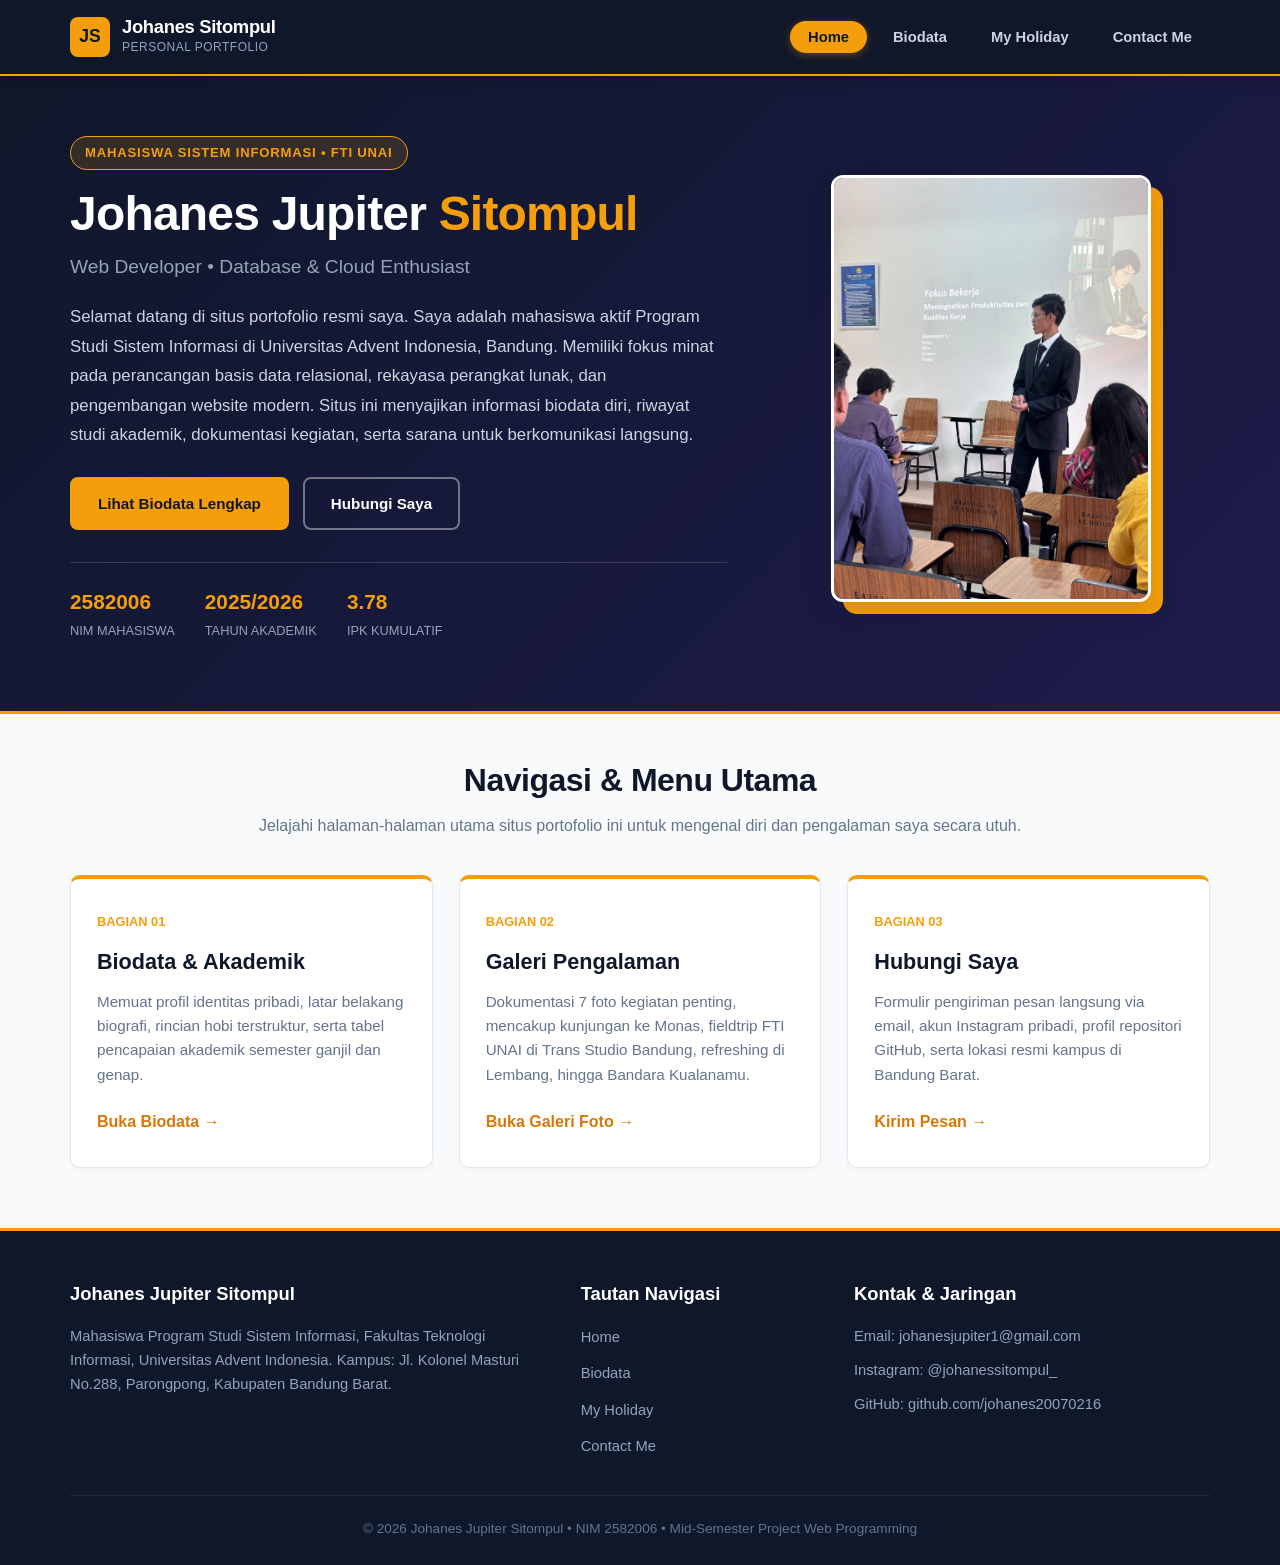
<file: index.html>
<!DOCTYPE html>
<html lang="id">
<head>
  <meta charset="UTF-8">
  <meta name="viewport" content="width=device-width, initial-scale=1.0">
  <title>Johanes Jupiter Sitompul - Personal Website</title>
  <link rel="stylesheet" href="style.css">
</head>
<body>

  <header>
    <div class="container navbar">
      <a href="index.html" class="site-brand">
        <div class="brand-monogram">JS</div>
        <div class="brand-info">
          <strong>Johanes Sitompul</strong>
          <span>Personal Portfolio</span>
        </div>
      </a>
      <ul class="nav-menu">
        <li><a href="index.html" class="active">Home</a></li>
        <li><a href="biodata.html">Biodata</a></li>
        <li><a href="myHoliday.html">My Holiday</a></li>
        <li><a href="contact.html">Contact Me</a></li>
      </ul>
    </div>
  </header>

  <section class="hero-banner">
    <div class="container hero-grid">
      <div class="hero-content">
        <span class="hero-badge">Mahasiswa Sistem Informasi &bull; FTI UNAI</span>
        <h1>Johanes Jupiter <span>Sitompul</span></h1>
        <p class="hero-role">Web Developer &bull; Database & Cloud Enthusiast</p>
        <p class="hero-desc">
          Selamat datang di situs portofolio resmi saya. Saya adalah mahasiswa aktif Program Studi Sistem Informasi di Universitas Advent Indonesia, Bandung. Memiliki fokus minat pada perancangan basis data relasional, rekayasa perangkat lunak, dan pengembangan website modern. Situs ini menyajikan informasi biodata diri, riwayat studi akademik, dokumentasi kegiatan, serta sarana untuk berkomunikasi langsung.
        </p>
        <div class="hero-actions">
          <a href="biodata.html" class="btn btn-gold">Lihat Biodata Lengkap</a>
          <a href="contact.html" class="btn btn-outline-light">Hubungi Saya</a>
        </div>
        <div class="hero-stats">
          <div class="stat-box">
            <span class="stat-val">2582006</span>
            <span class="stat-lbl">NIM Mahasiswa</span>
          </div>
          <div class="stat-box">
            <span class="stat-val">2025/2026</span>
            <span class="stat-lbl">Tahun Akademik</span>
          </div>
          <div class="stat-box">
            <span class="stat-val">3.78</span>
            <span class="stat-lbl">IPK Kumulatif</span>
          </div>
        </div>
      </div>
      <div class="hero-photo-wrap">
        <div class="hero-frame">
          <img src="images/profile.jpeg" alt="Foto Johanes Jupiter Sitompul saat presentasi di kelas">
        </div>
      </div>
    </div>
  </section>

  <main>
    <div class="container">
      
      <section>
        <div class="section-title-wrap">
          <h2>Navigasi & Menu Utama</h2>
          <p>Jelajahi halaman-halaman utama situs portofolio ini untuk mengenal diri dan pengalaman saya secara utuh.</p>
        </div>

        <div class="feature-cards-grid">
          <div class="feature-box">
            <span class="feature-badge">Bagian 01</span>
            <h3>Biodata & Akademik</h3>
            <p>Memuat profil identitas pribadi, latar belakang biografi, rincian hobi terstruktur, serta tabel pencapaian akademik semester ganjil dan genap.</p>
            <a href="biodata.html" class="feature-action">Buka Biodata &rarr;</a>
          </div>

          <div class="feature-box">
            <span class="feature-badge">Bagian 02</span>
            <h3>Galeri Pengalaman</h3>
            <p>Dokumentasi 7 foto kegiatan penting, mencakup kunjungan ke Monas, fieldtrip FTI UNAI di Trans Studio Bandung, refreshing di Lembang, hingga Bandara Kualanamu.</p>
            <a href="myHoliday.html" class="feature-action">Buka Galeri Foto &rarr;</a>
          </div>

          <div class="feature-box">
            <span class="feature-badge">Bagian 03</span>
            <h3>Hubungi Saya</h3>
            <p>Formulir pengiriman pesan langsung via email, akun Instagram pribadi, profil repositori GitHub, serta lokasi resmi kampus di Bandung Barat.</p>
            <a href="contact.html" class="feature-action">Kirim Pesan &rarr;</a>
          </div>
        </div>
      </section>

    </div>
  </main>

  <footer>
    <div class="container">
      <div class="footer-row">
        <div class="footer-block">
          <h4>Johanes Jupiter Sitompul</h4>
          <p>Mahasiswa Program Studi Sistem Informasi, Fakultas Teknologi Informasi, Universitas Advent Indonesia. Kampus: Jl. Kolonel Masturi No.288, Parongpong, Kabupaten Bandung Barat.</p>
        </div>
        <div class="footer-block">
          <h4>Tautan Navigasi</h4>
          <ul class="footer-links-list">
            <li><a href="index.html">Home</a></li>
            <li><a href="biodata.html">Biodata</a></li>
            <li><a href="myHoliday.html">My Holiday</a></li>
            <li><a href="contact.html">Contact Me</a></li>
          </ul>
        </div>
        <div class="footer-block">
          <h4>Kontak & Jaringan</h4>
          <div class="footer-social-list">
            <a href="mailto:johanesjupiter1@gmail.com">Email: johanesjupiter1@gmail.com</a>
            <a href="https://instagram.com/johanessitompul_" target="_blank" rel="noopener noreferrer">Instagram: @johanessitompul_</a>
            <a href="https://github.com/johanes20070216" target="_blank" rel="noopener noreferrer">GitHub: github.com/johanes20070216</a>
          </div>
        </div>
      </div>
      <div class="footer-copy">
        <p>&copy; 2026 Johanes Jupiter Sitompul &bull; NIM 2582006 &bull; Mid-Semester Project Web Programming</p>
      </div>
    </div>
  </footer>

</body>
</html>
</file>
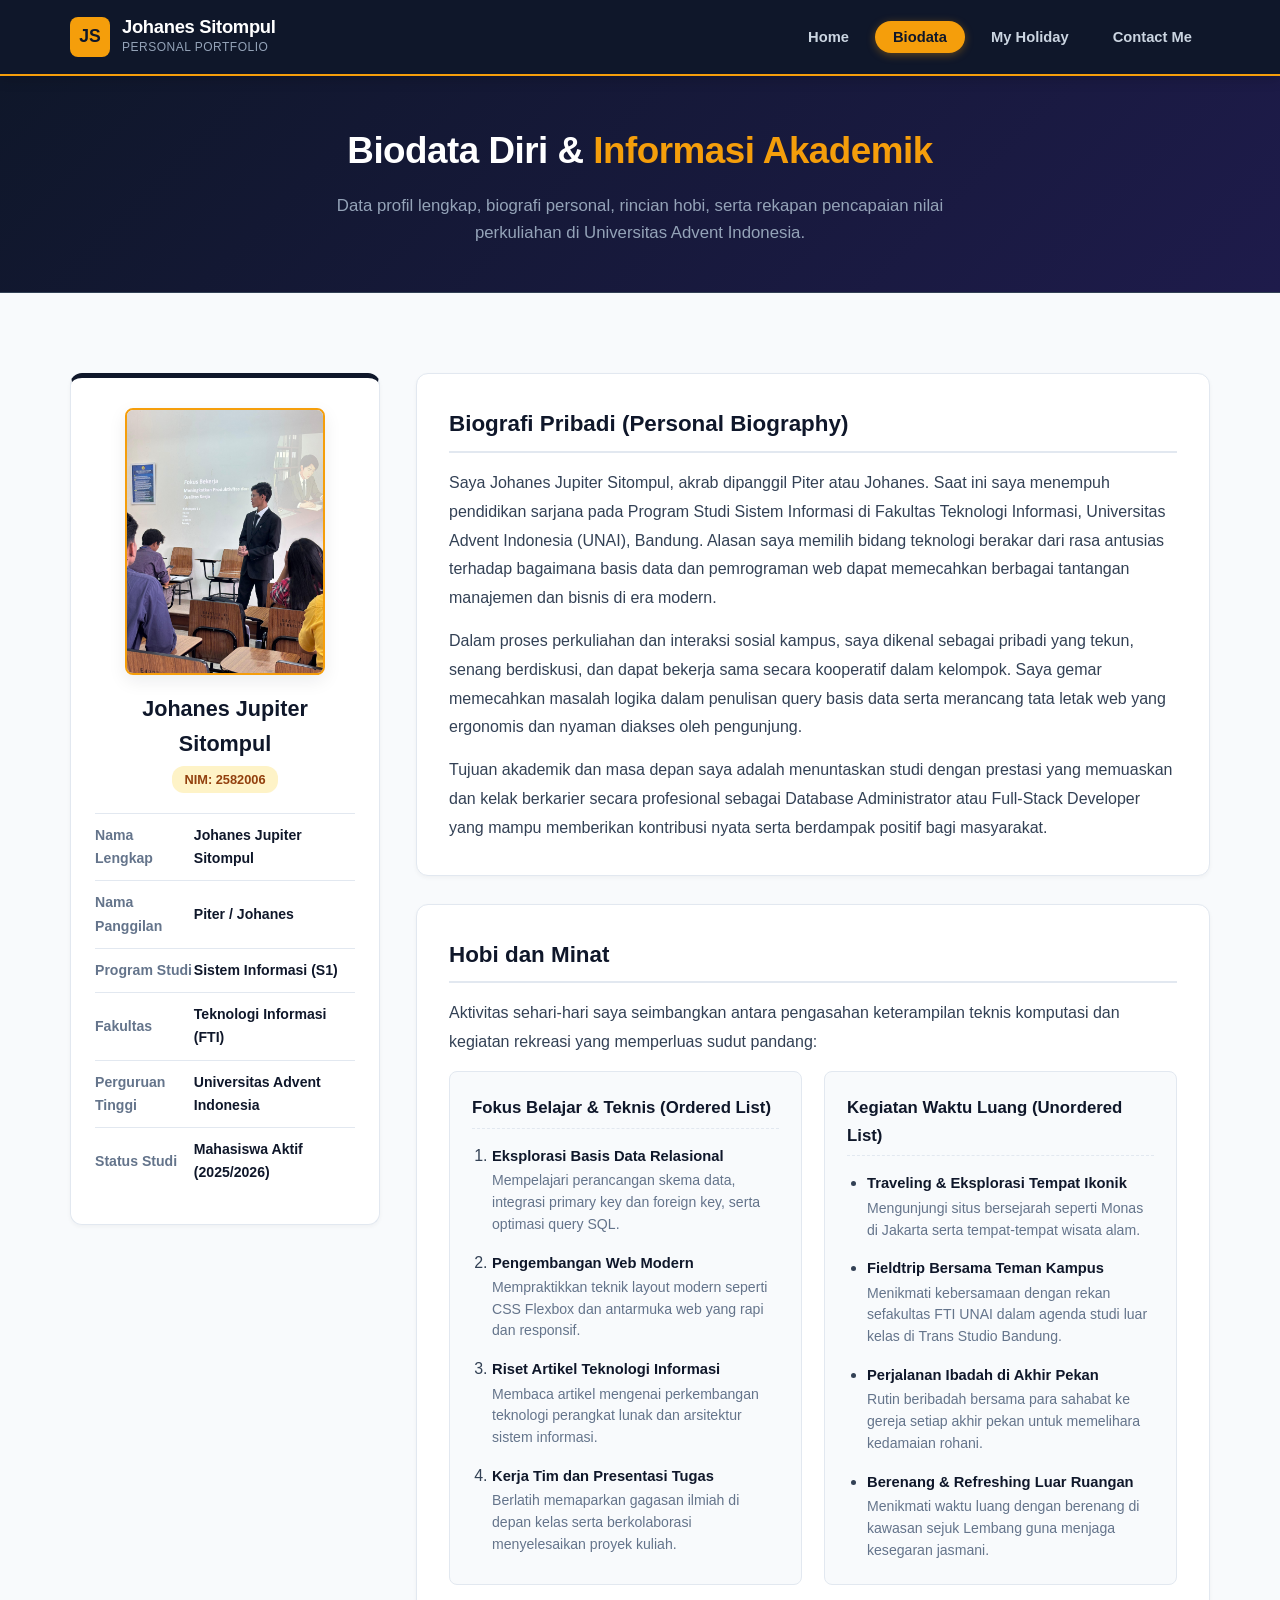
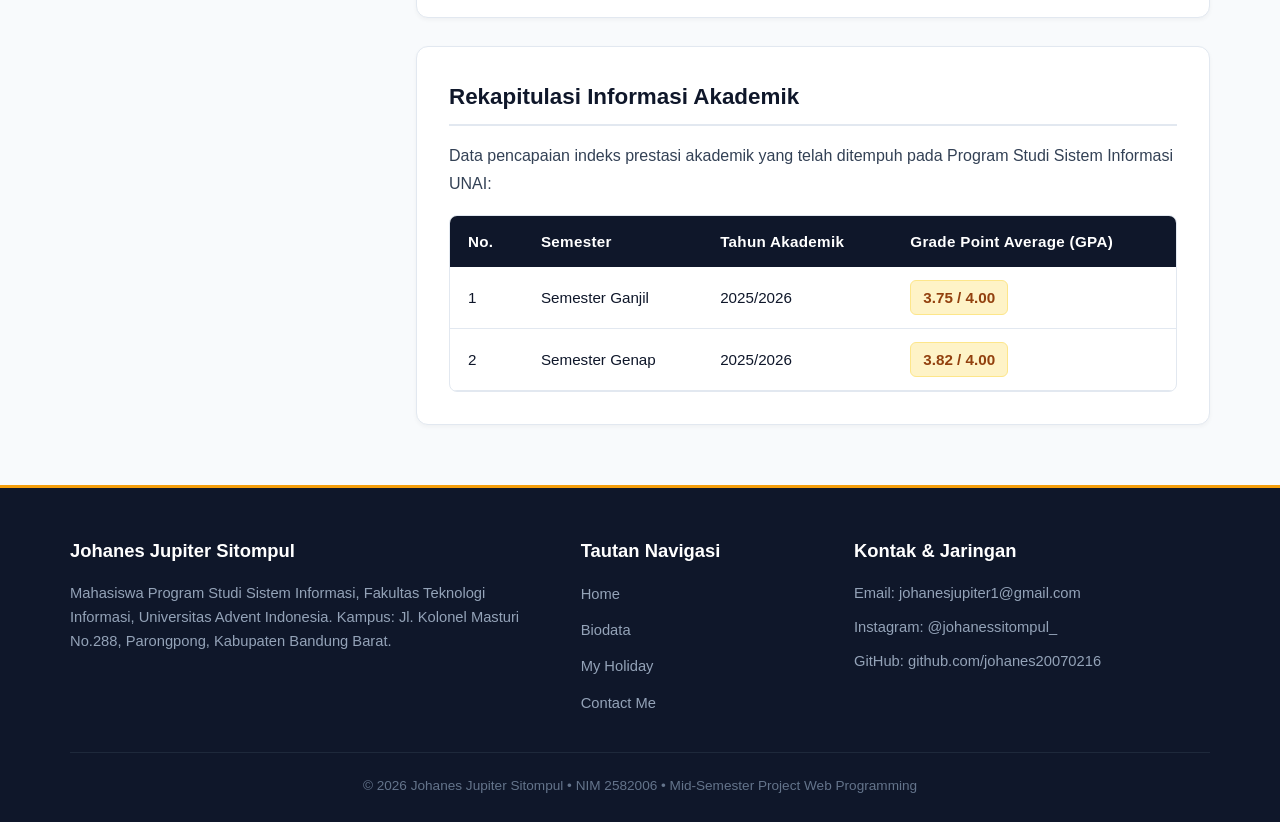
<file: biodata.html>
<!DOCTYPE html>
<html lang="id">
<head>
  <meta charset="UTF-8">
  <meta name="viewport" content="width=device-width, initial-scale=1.0">
  <title>Biodata - Johanes Jupiter Sitompul</title>
  <link rel="stylesheet" href="style.css">
</head>
<body>

  <header>
    <div class="container navbar">
      <a href="index.html" class="site-brand">
        <div class="brand-monogram">JS</div>
        <div class="brand-info">
          <strong>Johanes Sitompul</strong>
          <span>Personal Portfolio</span>
        </div>
      </a>
      <ul class="nav-menu">
        <li><a href="index.html">Home</a></li>
        <li><a href="biodata.html" class="active">Biodata</a></li>
        <li><a href="myHoliday.html">My Holiday</a></li>
        <li><a href="contact.html">Contact Me</a></li>
      </ul>
    </div>
  </header>

  <section class="page-banner">
    <div class="container">
      <h1>Biodata Diri & <span>Informasi Akademik</span></h1>
      <p>Data profil lengkap, biografi personal, rincian hobi, serta rekapan pencapaian nilai perkuliahan di Universitas Advent Indonesia.</p>
    </div>
  </section>

  <main>
    <div class="container">
      
      <div class="biodata-grid">
        
        <aside class="id-card">
          <div class="id-photo-box">
            <img src="images/profile.jpeg" alt="Foto Profil 3:4 Johanes Jupiter Sitompul" class="id-photo">
          </div>
          <h2>Johanes Jupiter Sitompul</h2>
          <span class="id-pill">NIM: 2582006</span>

          <table class="id-table">
            <tbody>
              <tr>
                <th>Nama Lengkap</th>
                <td>Johanes Jupiter Sitompul</td>
              </tr>
              <tr>
                <th>Nama Panggilan</th>
                <td>Piter / Johanes</td>
              </tr>
              <tr>
                <th>Program Studi</th>
                <td>Sistem Informasi (S1)</td>
              </tr>
              <tr>
                <th>Fakultas</th>
                <td>Teknologi Informasi (FTI)</td>
              </tr>
              <tr>
                <th>Perguruan Tinggi</th>
                <td>Universitas Advent Indonesia</td>
              </tr>
              <tr>
                <th>Status Studi</th>
                <td>Mahasiswa Aktif (2025/2026)</td>
              </tr>
            </tbody>
          </table>
        </aside>

        <section class="biodata-main-col">
          
          <article class="content-panel">
            <h3>Biografi Pribadi (Personal Biography)</h3>
            <p>
              Saya Johanes Jupiter Sitompul, akrab dipanggil Piter atau Johanes. Saat ini saya menempuh pendidikan sarjana pada Program Studi Sistem Informasi di Fakultas Teknologi Informasi, Universitas Advent Indonesia (UNAI), Bandung. Alasan saya memilih bidang teknologi berakar dari rasa antusias terhadap bagaimana basis data dan pemrograman web dapat memecahkan berbagai tantangan manajemen dan bisnis di era modern.
            </p>
            <p>
              Dalam proses perkuliahan dan interaksi sosial kampus, saya dikenal sebagai pribadi yang tekun, senang berdiskusi, dan dapat bekerja sama secara kooperatif dalam kelompok. Saya gemar memecahkan masalah logika dalam penulisan query basis data serta merancang tata letak web yang ergonomis dan nyaman diakses oleh pengunjung.
            </p>
            <p>
              Tujuan akademik dan masa depan saya adalah menuntaskan studi dengan prestasi yang memuaskan dan kelak berkarier secara profesional sebagai Database Administrator atau Full-Stack Developer yang mampu memberikan kontribusi nyata serta berdampak positif bagi masyarakat.
            </p>
          </article>

          <article class="content-panel">
            <h3>Hobi dan Minat</h3>
            <p>Aktivitas sehari-hari saya seimbangkan antara pengasahan keterampilan teknis komputasi dan kegiatan rekreasi yang memperluas sudut pandang:</p>

            <div class="hobbies-dual-grid">
              <div class="hobby-card-box">
                <h4>Fokus Belajar & Teknis (Ordered List)</h4>
                <ol>
                  <li>
                    <strong>Eksplorasi Basis Data Relasional</strong>
                    <span>Mempelajari perancangan skema data, integrasi primary key dan foreign key, serta optimasi query SQL.</span>
                  </li>
                  <li>
                    <strong>Pengembangan Web Modern</strong>
                    <span>Mempraktikkan teknik layout modern seperti CSS Flexbox dan antarmuka web yang rapi dan responsif.</span>
                  </li>
                  <li>
                    <strong>Riset Artikel Teknologi Informasi</strong>
                    <span>Membaca artikel mengenai perkembangan teknologi perangkat lunak dan arsitektur sistem informasi.</span>
                  </li>
                  <li>
                    <strong>Kerja Tim dan Presentasi Tugas</strong>
                    <span>Berlatih memaparkan gagasan ilmiah di depan kelas serta berkolaborasi menyelesaikan proyek kuliah.</span>
                  </li>
                </ol>
              </div>

              <div class="hobby-card-box">
                <h4>Kegiatan Waktu Luang (Unordered List)</h4>
                <ul>
                  <li>
                    <strong>Traveling & Eksplorasi Tempat Ikonik</strong>
                    <span>Mengunjungi situs bersejarah seperti Monas di Jakarta serta tempat-tempat wisata alam.</span>
                  </li>
                  <li>
                    <strong>Fieldtrip Bersama Teman Kampus</strong>
                    <span>Menikmati kebersamaan dengan rekan sefakultas FTI UNAI dalam agenda studi luar kelas di Trans Studio Bandung.</span>
                  </li>
                  <li>
                    <strong>Perjalanan Ibadah di Akhir Pekan</strong>
                    <span>Rutin beribadah bersama para sahabat ke gereja setiap akhir pekan untuk memelihara kedamaian rohani.</span>
                  </li>
                  <li>
                    <strong>Berenang & Refreshing Luar Ruangan</strong>
                    <span>Menikmati waktu luang dengan berenang di kawasan sejuk Lembang guna menjaga kesegaran jasmani.</span>
                  </li>
                </ul>
              </div>
            </div>
          </article>

          <article class="content-panel">
            <h3>Rekapitulasi Informasi Akademik</h3>
            <p>Data pencapaian indeks prestasi akademik yang telah ditempuh pada Program Studi Sistem Informasi UNAI:</p>

            <div class="table-responsive-box">
              <table class="grades-table">
                <thead>
                  <tr>
                    <th>No.</th>
                    <th>Semester</th>
                    <th>Tahun Akademik</th>
                    <th>Grade Point Average (GPA)</th>
                  </tr>
                </thead>
                <tbody>
                  <tr>
                    <td>1</td>
                    <td>Semester Ganjil</td>
                    <td>2025/2026</td>
                    <td><span class="gpa-tag">3.75 / 4.00</span></td>
                  </tr>
                  <tr>
                    <td>2</td>
                    <td>Semester Genap</td>
                    <td>2025/2026</td>
                    <td><span class="gpa-tag">3.82 / 4.00</span></td>
                  </tr>
                </tbody>
              </table>
            </div>
          </article>

        </section>

      </div>

    </div>
  </main>

  <footer>
    <div class="container">
      <div class="footer-row">
        <div class="footer-block">
          <h4>Johanes Jupiter Sitompul</h4>
          <p>Mahasiswa Program Studi Sistem Informasi, Fakultas Teknologi Informasi, Universitas Advent Indonesia. Kampus: Jl. Kolonel Masturi No.288, Parongpong, Kabupaten Bandung Barat.</p>
        </div>
        <div class="footer-block">
          <h4>Tautan Navigasi</h4>
          <ul class="footer-links-list">
            <li><a href="index.html">Home</a></li>
            <li><a href="biodata.html">Biodata</a></li>
            <li><a href="myHoliday.html">My Holiday</a></li>
            <li><a href="contact.html">Contact Me</a></li>
          </ul>
        </div>
        <div class="footer-block">
          <h4>Kontak & Jaringan</h4>
          <div class="footer-social-list">
            <a href="mailto:johanesjupiter1@gmail.com">Email: johanesjupiter1@gmail.com</a>
            <a href="https://instagram.com/johanessitompul_" target="_blank" rel="noopener noreferrer">Instagram: @johanessitompul_</a>
            <a href="https://github.com/johanes20070216" target="_blank" rel="noopener noreferrer">GitHub: github.com/johanes20070216</a>
          </div>
        </div>
      </div>
      <div class="footer-copy">
        <p>&copy; 2026 Johanes Jupiter Sitompul &bull; NIM 2582006 &bull; Mid-Semester Project Web Programming</p>
      </div>
    </div>
  </footer>

</body>
</html>
</file>
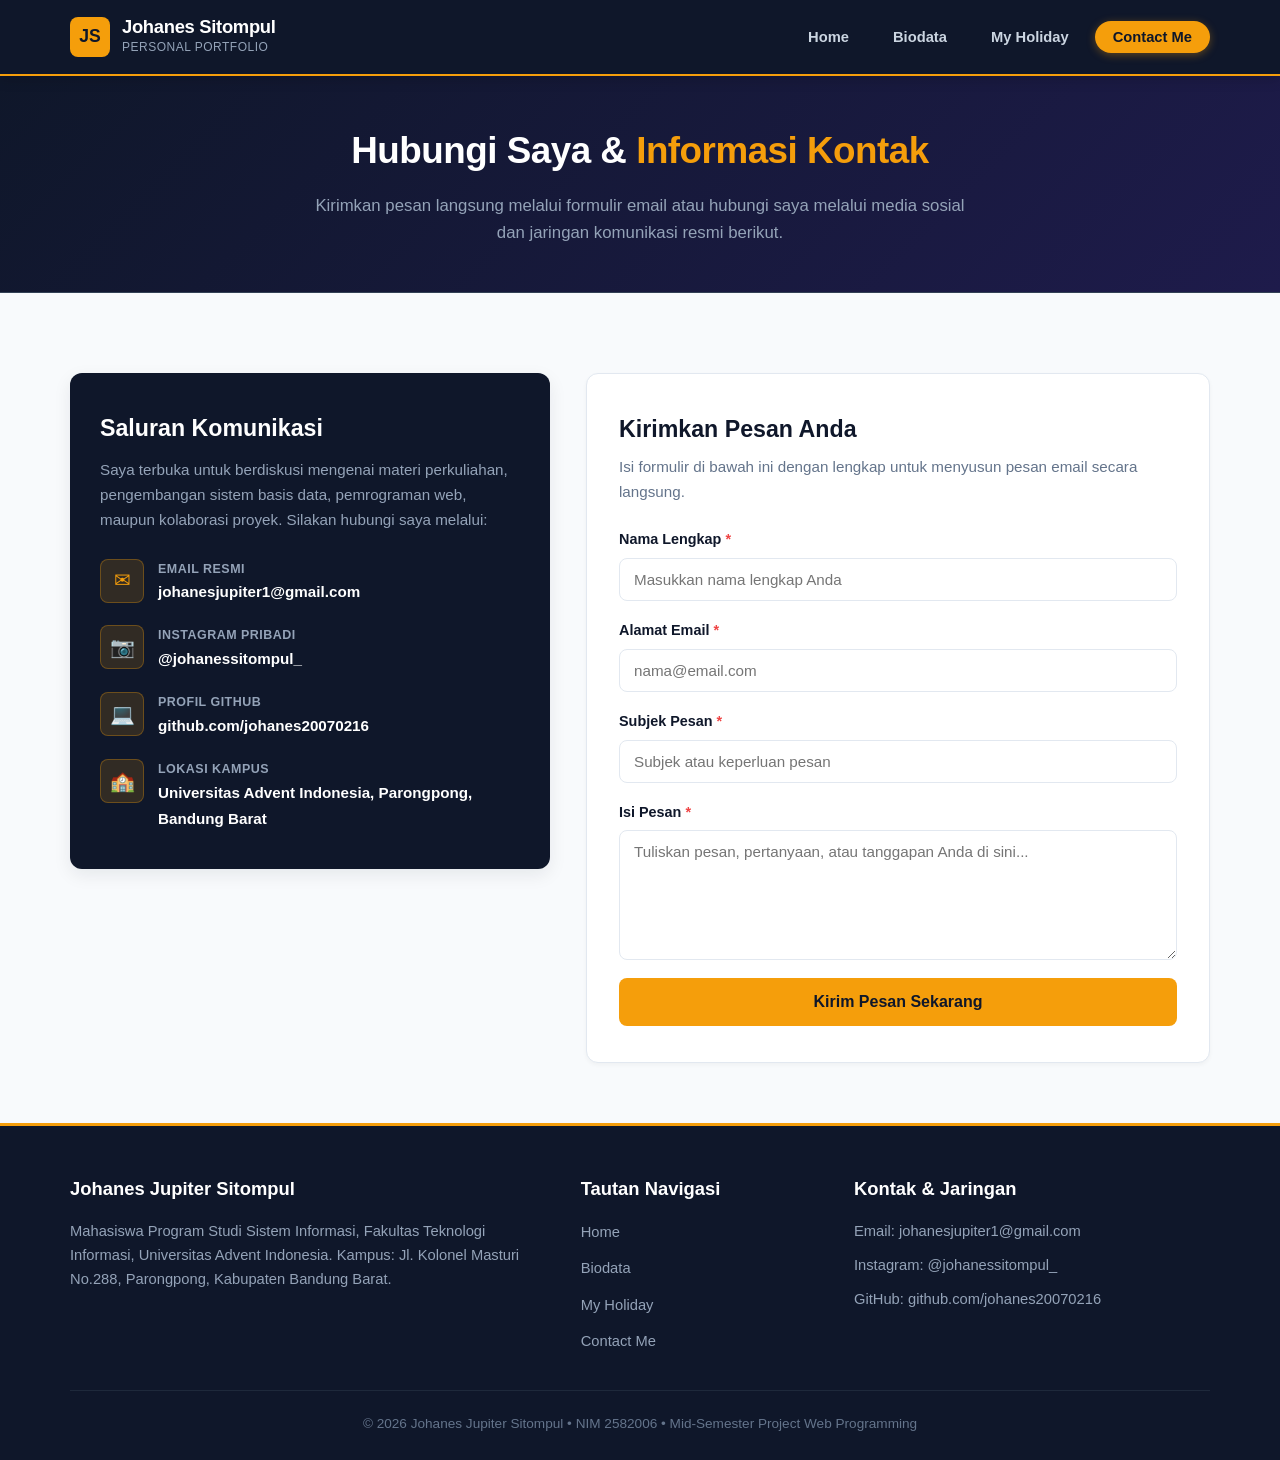
<file: contact.html>
<!DOCTYPE html>
<html lang="id">
<head>
  <meta charset="UTF-8">
  <meta name="viewport" content="width=device-width, initial-scale=1.0">
  <title>Contact Me - Johanes Jupiter Sitompul</title>
  <link rel="stylesheet" href="style.css">
</head>
<body>

  <header>
    <div class="container navbar">
      <a href="index.html" class="site-brand">
        <div class="brand-monogram">JS</div>
        <div class="brand-info">
          <strong>Johanes Sitompul</strong>
          <span>Personal Portfolio</span>
        </div>
      </a>
      <ul class="nav-menu">
        <li><a href="index.html">Home</a></li>
        <li><a href="biodata.html">Biodata</a></li>
        <li><a href="myHoliday.html">My Holiday</a></li>
        <li><a href="contact.html" class="active">Contact Me</a></li>
      </ul>
    </div>
  </header>

  <section class="page-banner">
    <div class="container">
      <h1>Hubungi Saya & <span>Informasi Kontak</span></h1>
      <p>Kirimkan pesan langsung melalui formulir email atau hubungi saya melalui media sosial dan jaringan komunikasi resmi berikut.</p>
    </div>
  </section>

  <main>
    <div class="container">
      
      <div class="contact-layout-box">
        
        <aside class="contact-info-card">
          <h3>Saluran Komunikasi</h3>
          <p>Saya terbuka untuk berdiskusi mengenai materi perkuliahan, pengembangan sistem basis data, pemrograman web, maupun kolaborasi proyek. Silakan hubungi saya melalui:</p>
          
          <div class="contact-channels">
            <div class="contact-channel-item">
              <div class="channel-icon-gold">&#9993;</div>
              <div class="channel-info-text">
                <small>Email Resmi</small>
                <a href="mailto:johanesjupiter1@gmail.com">johanesjupiter1@gmail.com</a>
              </div>
            </div>

            <div class="contact-channel-item">
              <div class="channel-icon-gold">&#128247;</div>
              <div class="channel-info-text">
                <small>Instagram Pribadi</small>
                <a href="https://instagram.com/johanessitompul_" target="_blank" rel="noopener noreferrer">@johanessitompul_</a>
              </div>
            </div>

            <div class="contact-channel-item">
              <div class="channel-icon-gold">&#128187;</div>
              <div class="channel-info-text">
                <small>Profil GitHub</small>
                <a href="https://github.com/johanes20070216" target="_blank" rel="noopener noreferrer">github.com/johanes20070216</a>
              </div>
            </div>

            <div class="contact-channel-item">
              <div class="channel-icon-gold">&#127979;</div>
              <div class="channel-info-text">
                <small>Lokasi Kampus</small>
                <strong>Universitas Advent Indonesia, Parongpong, Bandung Barat</strong>
              </div>
            </div>
          </div>
        </aside>

        <section class="contact-form-panel">
          <h3>Kirimkan Pesan Anda</h3>
          <p>Isi formulir di bawah ini dengan lengkap untuk menyusun pesan email secara langsung.</p>

          <form action="mailto:johanesjupiter1@gmail.com" method="post" enctype="text/plain">
            <div class="form-group-item">
              <label for="fullname">Nama Lengkap <span>*</span></label>
              <input type="text" id="fullname" name="fullname" placeholder="Masukkan nama lengkap Anda" required minlength="3">
            </div>

            <div class="form-group-item">
              <label for="email">Alamat Email <span>*</span></label>
              <input type="email" id="email" name="email" placeholder="nama@email.com" required>
            </div>

            <div class="form-group-item">
              <label for="subject">Subjek Pesan <span>*</span></label>
              <input type="text" id="subject" name="subject" placeholder="Subjek atau keperluan pesan" required minlength="3">
            </div>

            <div class="form-group-item">
              <label for="message">Isi Pesan <span>*</span></label>
              <textarea id="message" name="message" rows="5" placeholder="Tuliskan pesan, pertanyaan, atau tanggapan Anda di sini..." required minlength="10"></textarea>
            </div>

            <button type="submit" class="btn btn-gold btn-submit">Kirim Pesan Sekarang</button>
          </form>
        </section>

      </div>

    </div>
  </main>

  <footer>
    <div class="container">
      <div class="footer-row">
        <div class="footer-block">
          <h4>Johanes Jupiter Sitompul</h4>
          <p>Mahasiswa Program Studi Sistem Informasi, Fakultas Teknologi Informasi, Universitas Advent Indonesia. Kampus: Jl. Kolonel Masturi No.288, Parongpong, Kabupaten Bandung Barat.</p>
        </div>
        <div class="footer-block">
          <h4>Tautan Navigasi</h4>
          <ul class="footer-links-list">
            <li><a href="index.html">Home</a></li>
            <li><a href="biodata.html">Biodata</a></li>
            <li><a href="myHoliday.html">My Holiday</a></li>
            <li><a href="contact.html">Contact Me</a></li>
          </ul>
        </div>
        <div class="footer-block">
          <h4>Kontak & Jaringan</h4>
          <div class="footer-social-list">
            <a href="mailto:johanesjupiter1@gmail.com">Email: johanesjupiter1@gmail.com</a>
            <a href="https://instagram.com/johanessitompul_" target="_blank" rel="noopener noreferrer">Instagram: @johanessitompul_</a>
            <a href="https://github.com/johanes20070216" target="_blank" rel="noopener noreferrer">GitHub: github.com/johanes20070216</a>
          </div>
        </div>
      </div>
      <div class="footer-copy">
        <p>&copy; 2026 Johanes Jupiter Sitompul &bull; NIM 2582006 &bull; Mid-Semester Project Web Programming</p>
      </div>
    </div>
  </footer>

</body>
</html>
</file>
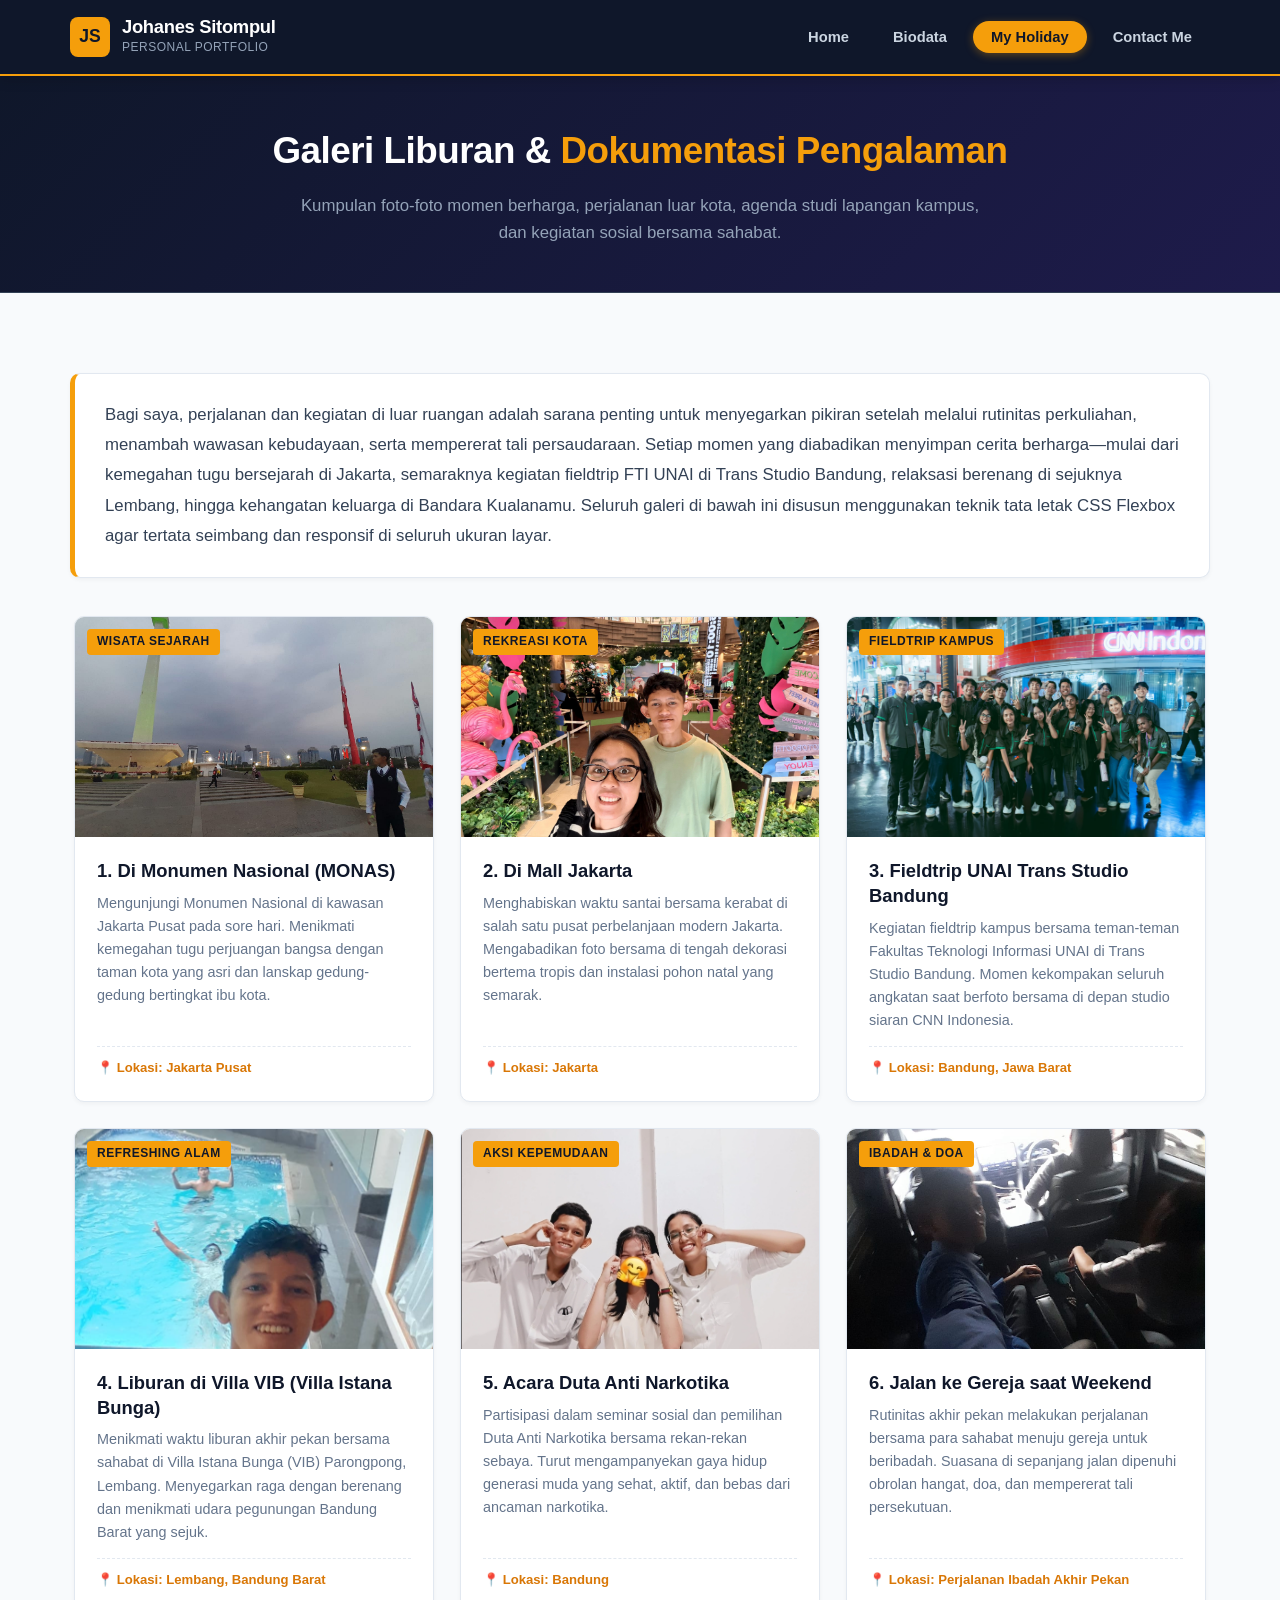
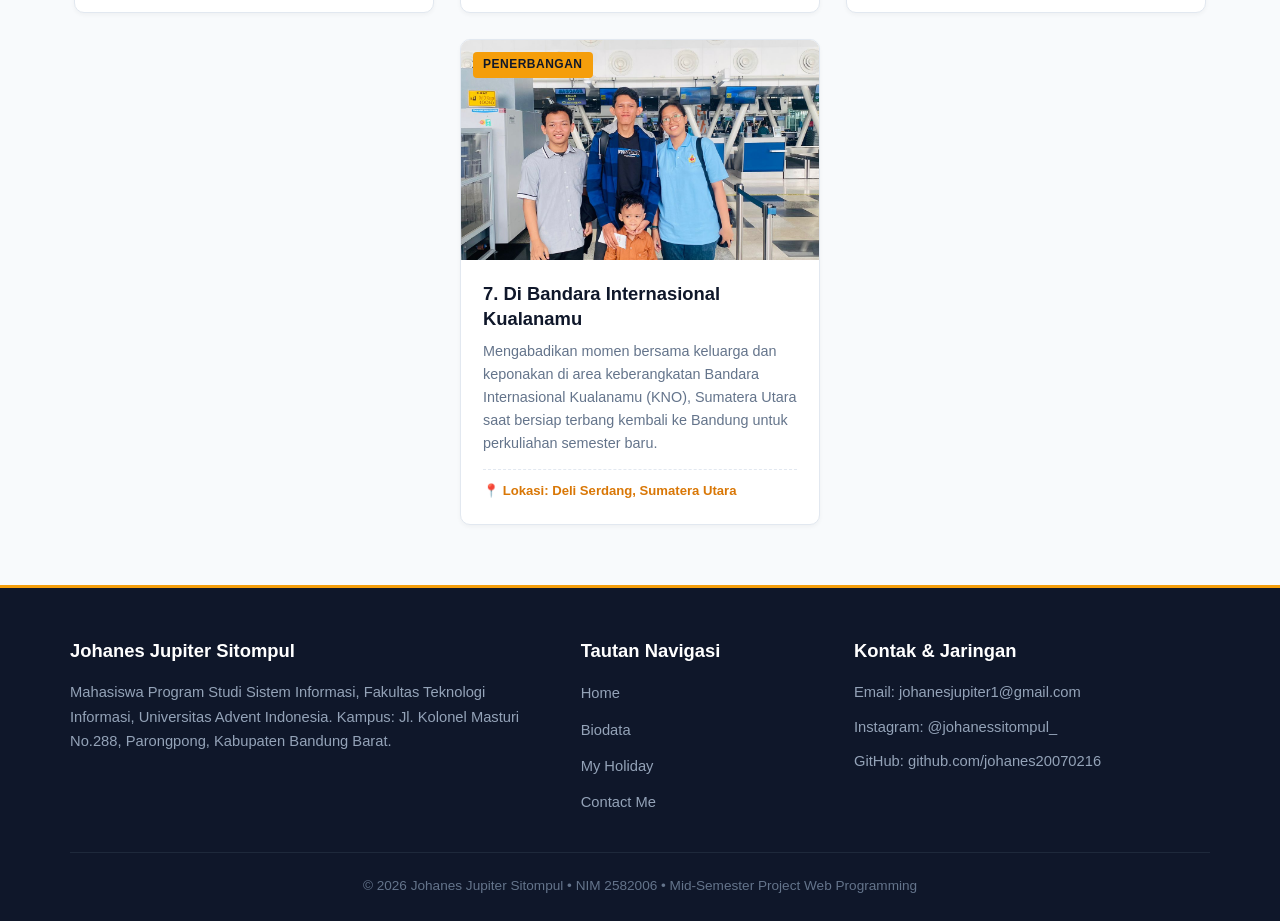
<file: myHoliday.html>
<!DOCTYPE html>
<html lang="id">
<head>
  <meta charset="UTF-8">
  <meta name="viewport" content="width=device-width, initial-scale=1.0">
  <title>My Holiday - Johanes Jupiter Sitompul</title>
  <link rel="stylesheet" href="style.css">
</head>
<body>

  <header>
    <div class="container navbar">
      <a href="index.html" class="site-brand">
        <div class="brand-monogram">JS</div>
        <div class="brand-info">
          <strong>Johanes Sitompul</strong>
          <span>Personal Portfolio</span>
        </div>
      </a>
      <ul class="nav-menu">
        <li><a href="index.html">Home</a></li>
        <li><a href="biodata.html">Biodata</a></li>
        <li><a href="myHoliday.html" class="active">My Holiday</a></li>
        <li><a href="contact.html">Contact Me</a></li>
      </ul>
    </div>
  </header>

  <section class="page-banner">
    <div class="container">
      <h1>Galeri Liburan & <span>Dokumentasi Pengalaman</span></h1>
      <p>Kumpulan foto-foto momen berharga, perjalanan luar kota, agenda studi lapangan kampus, dan kegiatan sosial bersama sahabat.</p>
    </div>
  </section>

  <main>
    <div class="container">
      
      <div class="holiday-summary-box">
        <p>
          Bagi saya, perjalanan dan kegiatan di luar ruangan adalah sarana penting untuk menyegarkan pikiran setelah melalui rutinitas perkuliahan, menambah wawasan kebudayaan, serta mempererat tali persaudaraan. Setiap momen yang diabadikan menyimpan cerita berharga—mulai dari kemegahan tugu bersejarah di Jakarta, semaraknya kegiatan fieldtrip FTI UNAI di Trans Studio Bandung, relaksasi berenang di sejuknya Lembang, hingga kehangatan keluarga di Bandara Kualanamu. Seluruh galeri di bawah ini disusun menggunakan teknik tata letak CSS Flexbox agar tertata seimbang dan responsif di seluruh ukuran layar.
        </p>
      </div>

      <div class="flex-gallery">
        
        <div class="gallery-tile">
          <div class="tile-media">
            <span class="tile-badge">Wisata Sejarah</span>
            <img src="images/1.jpeg" alt="Johanes berpose dengan latar belakang Monumen Nasional Monas di Jakarta">
          </div>
          <div class="tile-caption">
            <h3>1. Di Monumen Nasional (MONAS)</h3>
            <p>Mengunjungi Monumen Nasional di kawasan Jakarta Pusat pada sore hari. Menikmati kemegahan tugu perjuangan bangsa dengan taman kota yang asri dan lanskap gedung-gedung bertingkat ibu kota.</p>
            <div class="tile-loc">📍 Lokasi: Jakarta Pusat</div>
          </div>
        </div>

        <div class="gallery-tile">
          <div class="tile-media">
            <span class="tile-badge">Rekreasi Kota</span>
            <img src="images/2.jpeg" alt="Johanes bersama kerabat di mall Jakarta dengan dekorasi meriah">
          </div>
          <div class="tile-caption">
            <h3>2. Di Mall Jakarta</h3>
            <p>Menghabiskan waktu santai bersama kerabat di salah satu pusat perbelanjaan modern Jakarta. Mengabadikan foto bersama di tengah dekorasi bertema tropis dan instalasi pohon natal yang semarak.</p>
            <div class="tile-loc">📍 Lokasi: Jakarta</div>
          </div>
        </div>

        <div class="gallery-tile">
          <div class="tile-media">
            <span class="tile-badge">Fieldtrip Kampus</span>
            <img src="images/3.jpeg" alt="Foto bersama mahasiswa FTI UNAI saat fieldtrip di Trans Studio Bandung">
          </div>
          <div class="tile-caption">
            <h3>3. Fieldtrip UNAI Trans Studio Bandung</h3>
            <p>Kegiatan fieldtrip kampus bersama teman-teman Fakultas Teknologi Informasi UNAI di Trans Studio Bandung. Momen kekompakan seluruh angkatan saat berfoto bersama di depan studio siaran CNN Indonesia.</p>
            <div class="tile-loc">📍 Lokasi: Bandung, Jawa Barat</div>
          </div>
        </div>

        <div class="gallery-tile">
          <div class="tile-media">
            <span class="tile-badge">Refreshing Alam</span>
            <img src="images/4.jpeg" alt="Johanes dan teman-teman berenang di kolam renang Villa Istana Bunga Lembang">
          </div>
          <div class="tile-caption">
            <h3>4. Liburan di Villa VIB (Villa Istana Bunga)</h3>
            <p>Menikmati waktu liburan akhir pekan bersama sahabat di Villa Istana Bunga (VIB) Parongpong, Lembang. Menyegarkan raga dengan berenang dan menikmati udara pegunungan Bandung Barat yang sejuk.</p>
            <div class="tile-loc">📍 Lokasi: Lembang, Bandung Barat</div>
          </div>
        </div>

        <div class="gallery-tile">
          <div class="tile-media">
            <span class="tile-badge">Aksi Kepemudaan</span>
            <img src="images/5.jpeg" alt="Johanes dan rekan mengenakan kemeja putih dalam acara Duta Anti Narkotika">
          </div>
          <div class="tile-caption">
            <h3>5. Acara Duta Anti Narkotika</h3>
            <p>Partisipasi dalam seminar sosial dan pemilihan Duta Anti Narkotika bersama rekan-rekan sebaya. Turut mengampanyekan gaya hidup generasi muda yang sehat, aktif, dan bebas dari ancaman narkotika.</p>
            <div class="tile-loc">📍 Lokasi: Bandung</div>
          </div>
        </div>

        <div class="gallery-tile">
          <div class="tile-media">
            <span class="tile-badge">Ibadah & Doa</span>
            <img src="images/6.jpeg" alt="Perjalanan bersama dalam mobil menuju gereja di akhir pekan">
          </div>
          <div class="tile-caption">
            <h3>6. Jalan ke Gereja saat Weekend</h3>
            <p>Rutinitas akhir pekan melakukan perjalanan bersama para sahabat menuju gereja untuk beribadah. Suasana di sepanjang jalan dipenuhi obrolan hangat, doa, dan mempererat tali persekutuan.</p>
            <div class="tile-loc">📍 Lokasi: Perjalanan Ibadah Akhir Pekan</div>
          </div>
        </div>

        <div class="gallery-tile">
          <div class="tile-media">
            <span class="tile-badge">Penerbangan</span>
            <img src="images/7.jpeg" alt="Johanes dan keluarga di Bandara Internasional Kualanamu">
          </div>
          <div class="tile-caption">
            <h3>7. Di Bandara Internasional Kualanamu</h3>
            <p>Mengabadikan momen bersama keluarga dan keponakan di area keberangkatan Bandara Internasional Kualanamu (KNO), Sumatera Utara saat bersiap terbang kembali ke Bandung untuk perkuliahan semester baru.</p>
            <div class="tile-loc">📍 Lokasi: Deli Serdang, Sumatera Utara</div>
          </div>
        </div>

      </div>

    </div>
  </main>

  <footer>
    <div class="container">
      <div class="footer-row">
        <div class="footer-block">
          <h4>Johanes Jupiter Sitompul</h4>
          <p>Mahasiswa Program Studi Sistem Informasi, Fakultas Teknologi Informasi, Universitas Advent Indonesia. Kampus: Jl. Kolonel Masturi No.288, Parongpong, Kabupaten Bandung Barat.</p>
        </div>
        <div class="footer-block">
          <h4>Tautan Navigasi</h4>
          <ul class="footer-links-list">
            <li><a href="index.html">Home</a></li>
            <li><a href="biodata.html">Biodata</a></li>
            <li><a href="myHoliday.html">My Holiday</a></li>
            <li><a href="contact.html">Contact Me</a></li>
          </ul>
        </div>
        <div class="footer-block">
          <h4>Kontak & Jaringan</h4>
          <div class="footer-social-list">
            <a href="mailto:johanesjupiter1@gmail.com">Email: johanesjupiter1@gmail.com</a>
            <a href="https://instagram.com/johanessitompul_" target="_blank" rel="noopener noreferrer">Instagram: @johanessitompul_</a>
            <a href="https://github.com/johanes20070216" target="_blank" rel="noopener noreferrer">GitHub: github.com/johanes20070216</a>
          </div>
        </div>
      </div>
      <div class="footer-copy">
        <p>&copy; 2026 Johanes Jupiter Sitompul &bull; NIM 2582006 &bull; Mid-Semester Project Web Programming</p>
      </div>
    </div>
  </footer>

</body>
</html>
</file>
<file: style.css>
:root {
  --dark-bg: #0f172a;
  --dark-surface: #1e293b;
  --accent: #f59e0b;
  --accent-hover: #d97706;
  --accent-soft: #fef3c7;
  --text-dark: #0f172a;
  --text-body: #334155;
  --text-muted: #64748b;
  --text-light: #f8fafc;
  --bg-page: #f8fafc;
  --bg-card: #ffffff;
  --border-color: #e2e8f0;
  --shadow-sm: 0 2px 4px rgba(0,0,0,0.04);
  --shadow-md: 0 6px 18px rgba(15,23,42,0.08);
  --shadow-lg: 0 12px 28px rgba(15,23,42,0.12);
}

* {
  box-sizing: border-box;
  margin: 0;
  padding: 0;
}

body {
  font-family: -apple-system, BlinkMacSystemFont, 'Segoe UI', Roboto, Helvetica, Arial, sans-serif;
  background-color: var(--bg-page);
  color: var(--text-body);
  line-height: 1.65;
  min-height: 100vh;
  display: flex;
  flex-direction: column;
}

img {
  max-width: 100%;
  height: auto;
  display: block;
}

a {
  color: var(--accent-hover);
  text-decoration: none;
  transition: all 0.25s ease;
}

a:hover {
  color: var(--dark-bg);
}

.container {
  width: 90%;
  max-width: 1140px;
  margin: 0 auto;
}

header {
  background-color: var(--dark-bg);
  border-bottom: 2px solid var(--accent);
  position: sticky;
  top: 0;
  z-index: 100;
  box-shadow: 0 4px 12px rgba(0,0,0,0.15);
}

.navbar {
  display: flex;
  justify-content: space-between;
  align-items: center;
  padding: 16px 0;
}

.site-brand {
  display: flex;
  align-items: center;
  gap: 12px;
  text-decoration: none;
}

.brand-monogram {
  width: 40px;
  height: 40px;
  background-color: var(--accent);
  color: var(--dark-bg);
  font-weight: 900;
  font-size: 1.1rem;
  display: flex;
  align-items: center;
  justify-content: center;
  border-radius: 8px;
}

.brand-info {
  display: flex;
  flex-direction: column;
}

.brand-info strong {
  color: #ffffff;
  font-size: 1.15rem;
  letter-spacing: -0.3px;
  line-height: 1.2;
}

.brand-info span {
  color: #94a3b8;
  font-size: 0.75rem;
  text-transform: uppercase;
  letter-spacing: 0.5px;
}

.nav-menu {
  display: flex;
  list-style: none;
  gap: 8px;
}

.nav-menu a {
  padding: 8px 18px;
  border-radius: 20px;
  font-size: 0.92rem;
  font-weight: 600;
  color: #cbd5e1;
  transition: all 0.25s ease;
}

.nav-menu a:hover {
  color: #ffffff;
  background-color: rgba(255,255,255,0.1);
}

.nav-menu a.active {
  background-color: var(--accent);
  color: var(--dark-bg);
  box-shadow: 0 2px 8px rgba(245, 158, 11, 0.35);
}

.page-banner {
  background: linear-gradient(135deg, #0f172a 0%, #1e1b4b 100%);
  color: #ffffff;
  padding: 45px 0;
  text-align: center;
  border-bottom: 1px solid #334155;
  margin-bottom: 40px;
}

.page-banner h1 {
  font-size: 2.3rem;
  color: #ffffff;
  margin-bottom: 10px;
  letter-spacing: -0.5px;
}

.page-banner h1 span {
  color: var(--accent);
}

.page-banner p {
  color: #94a3b8;
  font-size: 1.05rem;
  max-width: 680px;
  margin: 0 auto;
}

.hero-banner {
  background: linear-gradient(135deg, #0f172a 0%, #1e1b4b 100%);
  color: #ffffff;
  padding: 60px 0 70px;
  border-bottom: 3px solid var(--accent);
}

.hero-grid {
  display: grid;
  grid-template-columns: 1.2fr 0.8fr;
  align-items: center;
  gap: 45px;
}

.hero-badge {
  display: inline-block;
  background-color: rgba(245, 158, 11, 0.15);
  color: var(--accent);
  border: 1px solid var(--accent);
  font-size: 0.82rem;
  font-weight: 700;
  padding: 5px 14px;
  border-radius: 20px;
  text-transform: uppercase;
  letter-spacing: 0.8px;
  margin-bottom: 16px;
}

.hero-content h1 {
  font-size: 3rem;
  font-weight: 900;
  line-height: 1.15;
  letter-spacing: -0.8px;
  margin-bottom: 10px;
  color: #ffffff;
}

.hero-content h1 span {
  color: var(--accent);
}

.hero-role {
  font-size: 1.2rem;
  color: #94a3b8;
  margin-bottom: 20px;
  font-weight: 500;
}

.hero-desc {
  font-size: 1.05rem;
  color: #cbd5e1;
  line-height: 1.75;
  margin-bottom: 28px;
}

.hero-actions {
  display: flex;
  gap: 14px;
  flex-wrap: wrap;
  margin-bottom: 32px;
}

.btn {
  display: inline-flex;
  align-items: center;
  justify-content: center;
  padding: 12px 26px;
  border-radius: 8px;
  font-weight: 700;
  font-size: 0.95rem;
  cursor: pointer;
  border: 2px solid transparent;
  transition: all 0.25s ease;
}

.btn-gold {
  background-color: var(--accent);
  color: var(--dark-bg);
}

.btn-gold:hover {
  background-color: var(--accent-hover);
  color: var(--dark-bg);
  transform: translateY(-2px);
  box-shadow: 0 6px 16px rgba(245, 158, 11, 0.3);
}

.btn-outline-light {
  background-color: transparent;
  color: #ffffff;
  border-color: rgba(255,255,255,0.4);
}

.btn-outline-light:hover {
  background-color: #ffffff;
  color: var(--dark-bg);
  border-color: #ffffff;
  transform: translateY(-2px);
}

.hero-stats {
  display: flex;
  gap: 30px;
  padding-top: 22px;
  border-top: 1px solid rgba(255,255,255,0.15);
}

.stat-box {
  display: flex;
  flex-direction: column;
}

.stat-val {
  font-size: 1.3rem;
  font-weight: 900;
  color: var(--accent);
}

.stat-lbl {
  font-size: 0.8rem;
  color: #94a3b8;
  text-transform: uppercase;
}

.hero-photo-wrap {
  display: flex;
  justify-content: center;
}

.hero-frame {
  position: relative;
  max-width: 320px;
  width: 100%;
}

.hero-frame::after {
  content: '';
  position: absolute;
  top: 12px;
  left: 12px;
  right: -12px;
  bottom: -12px;
  background-color: var(--accent);
  border-radius: 14px;
  z-index: 1;
}

.hero-frame img {
  position: relative;
  z-index: 2;
  width: 100%;
  aspect-ratio: 3 / 4;
  object-fit: cover;
  border-radius: 12px;
  border: 3px solid #ffffff;
  box-shadow: var(--shadow-lg);
  transition: transform 0.3s ease;
}

.hero-frame:hover img {
  transform: translate(-4px, -4px);
}

main {
  flex: 1;
  padding: 40px 0 60px;
}

.section-title-wrap {
  text-align: center;
  margin-bottom: 36px;
}

.section-title-wrap h2 {
  font-size: 2rem;
  color: var(--text-dark);
  font-weight: 800;
  letter-spacing: -0.5px;
}

.section-title-wrap p {
  color: var(--text-muted);
  font-size: 1rem;
  margin-top: 6px;
}

.feature-cards-grid {
  display: grid;
  grid-template-columns: repeat(auto-fit, minmax(300px, 1fr));
  gap: 26px;
}

.feature-box {
  background-color: var(--bg-card);
  border: 1px solid var(--border-color);
  border-top: 4px solid var(--accent);
  border-radius: 10px;
  padding: 32px 26px;
  display: flex;
  flex-direction: column;
  box-shadow: var(--shadow-sm);
  transition: all 0.3s ease;
}

.feature-box:hover {
  transform: translateY(-6px);
  box-shadow: var(--shadow-md);
  border-color: var(--accent);
}

.feature-badge {
  font-size: 0.8rem;
  font-weight: 800;
  color: var(--accent);
  text-transform: uppercase;
  margin-bottom: 12px;
}

.feature-box h3 {
  font-size: 1.35rem;
  color: var(--text-dark);
  margin-bottom: 10px;
}

.feature-box p {
  color: var(--text-muted);
  font-size: 0.95rem;
  line-height: 1.6;
  margin-bottom: 22px;
  flex-grow: 1;
}

.feature-action {
  font-weight: 700;
  color: var(--accent-hover);
  display: inline-flex;
  align-items: center;
  gap: 6px;
}

.feature-action:hover {
  color: var(--dark-bg);
  gap: 10px;
}

.biodata-grid {
  display: grid;
  grid-template-columns: 310px 1fr;
  gap: 36px;
  align-items: start;
}

.id-card {
  background-color: var(--bg-card);
  border: 1px solid var(--border-color);
  border-top: 5px solid var(--dark-bg);
  border-radius: 12px;
  padding: 30px 24px;
  box-shadow: var(--shadow-sm);
  text-align: center;
  position: sticky;
  top: 95px;
}

.id-photo-box {
  max-width: 200px;
  width: 100%;
  margin: 0 auto 16px;
}

.id-photo {
  width: 100%;
  max-width: 200px;
  aspect-ratio: 3 / 4;
  object-fit: cover;
  border-radius: 8px;
  border: 2px solid var(--accent);
  box-shadow: var(--shadow-md);
}

.id-card h2 {
  font-size: 1.35rem;
  color: var(--text-dark);
  margin-bottom: 4px;
}

.id-pill {
  display: inline-block;
  background-color: var(--accent-soft);
  color: #92400e;
  font-size: 0.8rem;
  font-weight: 700;
  padding: 3px 12px;
  border-radius: 12px;
  margin-bottom: 20px;
}

.id-table {
  width: 100%;
  border-collapse: collapse;
  text-align: left;
  font-size: 0.88rem;
}

.id-table tr {
  border-top: 1px solid var(--border-color);
}

.id-table th {
  padding: 10px 0;
  color: var(--text-muted);
  width: 38%;
  font-weight: 600;
}

.id-table td {
  padding: 10px 0;
  color: var(--text-dark);
  font-weight: 700;
}

.biodata-main-col {
  display: flex;
  flex-direction: column;
  gap: 28px;
}

.content-panel {
  background-color: var(--bg-card);
  border: 1px solid var(--border-color);
  border-radius: 12px;
  padding: 32px;
  box-shadow: var(--shadow-sm);
}

.content-panel h3 {
  font-size: 1.4rem;
  color: var(--text-dark);
  margin-bottom: 16px;
  padding-bottom: 8px;
  border-bottom: 2px solid var(--border-color);
}

.content-panel p {
  color: var(--text-body);
  font-size: 1rem;
  line-height: 1.8;
  margin-bottom: 14px;
}

.content-panel p:last-child {
  margin-bottom: 0;
}

.hobbies-dual-grid {
  display: grid;
  grid-template-columns: 1fr 1fr;
  gap: 22px;
  margin-top: 14px;
}

.hobby-card-box {
  background-color: #f8fafc;
  border: 1px solid var(--border-color);
  border-radius: 8px;
  padding: 22px;
}

.hobby-card-box h4 {
  font-size: 1.05rem;
  color: var(--text-dark);
  margin-bottom: 14px;
  border-bottom: 1.5px dashed var(--border-color);
  padding-bottom: 6px;
}

.hobby-card-box ol,
.hobby-card-box ul {
  padding-left: 20px;
  display: flex;
  flex-direction: column;
  gap: 14px;
}

.hobby-card-box li strong {
  display: block;
  color: var(--text-dark);
  font-size: 0.92rem;
  margin-bottom: 2px;
}

.hobby-card-box li span {
  display: block;
  color: var(--text-muted);
  font-size: 0.88rem;
  line-height: 1.55;
}

.table-responsive-box {
  overflow-x: auto;
  border: 1px solid var(--border-color);
  border-radius: 8px;
  margin-top: 16px;
}

.grades-table {
  width: 100%;
  border-collapse: collapse;
  text-align: left;
  font-size: 0.95rem;
}

.grades-table thead {
  background-color: var(--dark-bg);
  color: #ffffff;
}

.grades-table th {
  padding: 13px 18px;
  font-weight: 700;
  letter-spacing: 0.3px;
}

.grades-table td {
  padding: 13px 18px;
  border-bottom: 1px solid var(--border-color);
  color: var(--text-dark);
}

.grades-table tbody tr:hover {
  background-color: #f1f5f9;
}

.gpa-tag {
  display: inline-block;
  background-color: var(--accent-soft);
  color: #92400e;
  font-weight: 800;
  padding: 4px 12px;
  border-radius: 6px;
  border: 1px solid #fde68a;
}

.holiday-summary-box {
  background-color: var(--bg-card);
  border: 1px solid var(--border-color);
  border-left: 5px solid var(--accent);
  border-radius: 10px;
  padding: 26px 30px;
  margin-bottom: 38px;
  box-shadow: var(--shadow-sm);
}

.holiday-summary-box p {
  color: var(--text-body);
  font-size: 1.05rem;
  line-height: 1.8;
}

.flex-gallery {
  display: flex;
  flex-wrap: wrap;
  justify-content: center;
  align-items: stretch;
  gap: 26px;
}

.gallery-tile {
  flex: 1 1 calc(33.333% - 26px);
  min-width: 290px;
  max-width: 360px;
  background-color: var(--bg-card);
  border: 1px solid var(--border-color);
  border-radius: 10px;
  overflow: hidden;
  box-shadow: var(--shadow-sm);
  display: flex;
  flex-direction: column;
  transition: all 0.3s ease;
}

.gallery-tile:hover {
  transform: translateY(-6px);
  box-shadow: var(--shadow-lg);
  border-color: var(--accent);
}

.tile-media {
  position: relative;
  width: 100%;
  height: 220px;
  overflow: hidden;
  background-color: #0f172a;
}

.tile-media img {
  width: 100%;
  height: 100%;
  object-fit: cover;
  transition: transform 0.5s ease;
}

.gallery-tile:hover .tile-media img {
  transform: scale(1.08);
}

.tile-badge {
  position: absolute;
  top: 12px;
  left: 12px;
  background-color: var(--accent);
  color: var(--dark-bg);
  font-size: 0.75rem;
  font-weight: 800;
  padding: 3px 10px;
  border-radius: 4px;
  text-transform: uppercase;
  letter-spacing: 0.5px;
}

.tile-caption {
  padding: 22px;
  display: flex;
  flex-direction: column;
  flex-grow: 1;
}

.tile-caption h3 {
  font-size: 1.15rem;
  color: var(--text-dark);
  margin-bottom: 8px;
  line-height: 1.35;
}

.tile-caption p {
  color: var(--text-muted);
  font-size: 0.9rem;
  line-height: 1.6;
  flex-grow: 1;
}

.tile-loc {
  margin-top: 14px;
  padding-top: 10px;
  border-top: 1px dashed var(--border-color);
  font-size: 0.82rem;
  color: var(--accent-hover);
  font-weight: 700;
}

.contact-layout-box {
  display: grid;
  grid-template-columns: 1fr 1.3fr;
  gap: 36px;
  align-items: start;
}

.contact-info-card {
  background-color: var(--dark-bg);
  color: #ffffff;
  border-radius: 12px;
  padding: 36px 30px;
  box-shadow: var(--shadow-md);
}

.contact-info-card h3 {
  font-size: 1.45rem;
  color: #ffffff;
  margin-bottom: 10px;
}

.contact-info-card p {
  color: #94a3b8;
  font-size: 0.95rem;
  line-height: 1.65;
  margin-bottom: 26px;
}

.contact-channels {
  display: flex;
  flex-direction: column;
  gap: 20px;
}

.contact-channel-item {
  display: flex;
  align-items: flex-start;
  gap: 14px;
}

.channel-icon-gold {
  width: 44px;
  height: 44px;
  border-radius: 8px;
  background-color: rgba(245, 158, 11, 0.15);
  color: var(--accent);
  display: flex;
  align-items: center;
  justify-content: center;
  font-size: 1.25rem;
  flex-shrink: 0;
  border: 1px solid rgba(245, 158, 11, 0.3);
}

.channel-info-text small {
  display: block;
  font-size: 0.78rem;
  color: #94a3b8;
  text-transform: uppercase;
  font-weight: 700;
  letter-spacing: 0.5px;
}

.channel-info-text strong,
.channel-info-text a {
  font-size: 0.95rem;
  color: #ffffff;
  font-weight: 600;
}

.channel-info-text a:hover {
  color: var(--accent);
  text-decoration: underline;
}

.contact-form-panel {
  background-color: var(--bg-card);
  border: 1px solid var(--border-color);
  border-radius: 12px;
  padding: 36px 32px;
  box-shadow: var(--shadow-sm);
}

.contact-form-panel h3 {
  font-size: 1.45rem;
  color: var(--text-dark);
  margin-bottom: 6px;
}

.contact-form-panel > p {
  color: var(--text-muted);
  font-size: 0.95rem;
  margin-bottom: 24px;
}

.form-group-item {
  margin-bottom: 18px;
  display: flex;
  flex-direction: column;
  gap: 6px;
}

.form-group-item label {
  font-size: 0.9rem;
  font-weight: 700;
  color: var(--text-dark);
}

.form-group-item label span {
  color: #ef4444;
}

.form-group-item input,
.form-group-item textarea {
  width: 100%;
  padding: 12px 14px;
  border: 1.5px solid var(--border-color);
  border-radius: 8px;
  font-family: inherit;
  font-size: 0.95rem;
  color: var(--text-dark);
  background-color: #ffffff;
  transition: all 0.25s ease;
}

.form-group-item input:focus,
.form-group-item textarea:focus {
  outline: none;
  border-color: var(--accent);
  box-shadow: 0 0 0 3px rgba(245, 158, 11, 0.25);
}

.form-group-item textarea {
  resize: vertical;
  min-height: 130px;
}

.btn-submit {
  width: 100%;
  padding: 13px;
  font-size: 1rem;
}

footer {
  background-color: var(--dark-bg);
  color: #94a3b8;
  padding: 48px 0 24px;
  margin-top: auto;
  border-top: 3px solid var(--accent);
}

.footer-row {
  display: grid;
  grid-template-columns: 2fr 1fr 1.5fr;
  gap: 36px;
  margin-bottom: 36px;
}

.footer-block h4 {
  color: #ffffff;
  font-size: 1.15rem;
  margin-bottom: 14px;
  font-weight: 800;
}

.footer-block p {
  font-size: 0.92rem;
  line-height: 1.65;
}

.footer-links-list {
  list-style: none;
  display: flex;
  flex-direction: column;
  gap: 10px;
}

.footer-links-list a {
  color: #94a3b8;
  font-size: 0.92rem;
}

.footer-links-list a:hover {
  color: var(--accent);
  padding-left: 4px;
}

.footer-social-list {
  display: flex;
  flex-direction: column;
  gap: 10px;
}

.footer-social-list a {
  color: #94a3b8;
  font-size: 0.92rem;
}

.footer-social-list a:hover {
  color: var(--accent);
}

.footer-copy {
  border-top: 1px solid #1e293b;
  padding-top: 22px;
  text-align: center;
  font-size: 0.85rem;
  color: #64748b;
}

@media (max-width: 900px) {
  .hero-grid {
    grid-template-columns: 1fr;
    text-align: center;
    gap: 40px;
  }

  .hero-actions {
    justify-content: center;
  }

  .hero-stats {
    justify-content: center;
  }

  .biodata-grid {
    grid-template-columns: 1fr;
  }

  .id-card {
    position: static;
  }

  .contact-layout-box {
    grid-template-columns: 1fr;
  }

  .footer-row {
    grid-template-columns: 1fr;
  }

  .gallery-tile {
    flex: 1 1 calc(50% - 26px);
  }

  .hobbies-dual-grid {
    grid-template-columns: 1fr;
  }
}

@media (max-width: 650px) {
  .navbar {
    flex-direction: column;
    gap: 16px;
  }

  .nav-menu {
    flex-wrap: wrap;
    justify-content: center;
    width: 100%;
  }

  .nav-menu a {
    padding: 6px 14px;
    font-size: 0.88rem;
  }

  .hero-content h1 {
    font-size: 2.2rem;
  }

  .hero-stats {
    flex-wrap: wrap;
    gap: 18px;
  }

  .gallery-tile {
    flex: 1 1 100%;
    max-width: 100%;
  }
}
</file>
